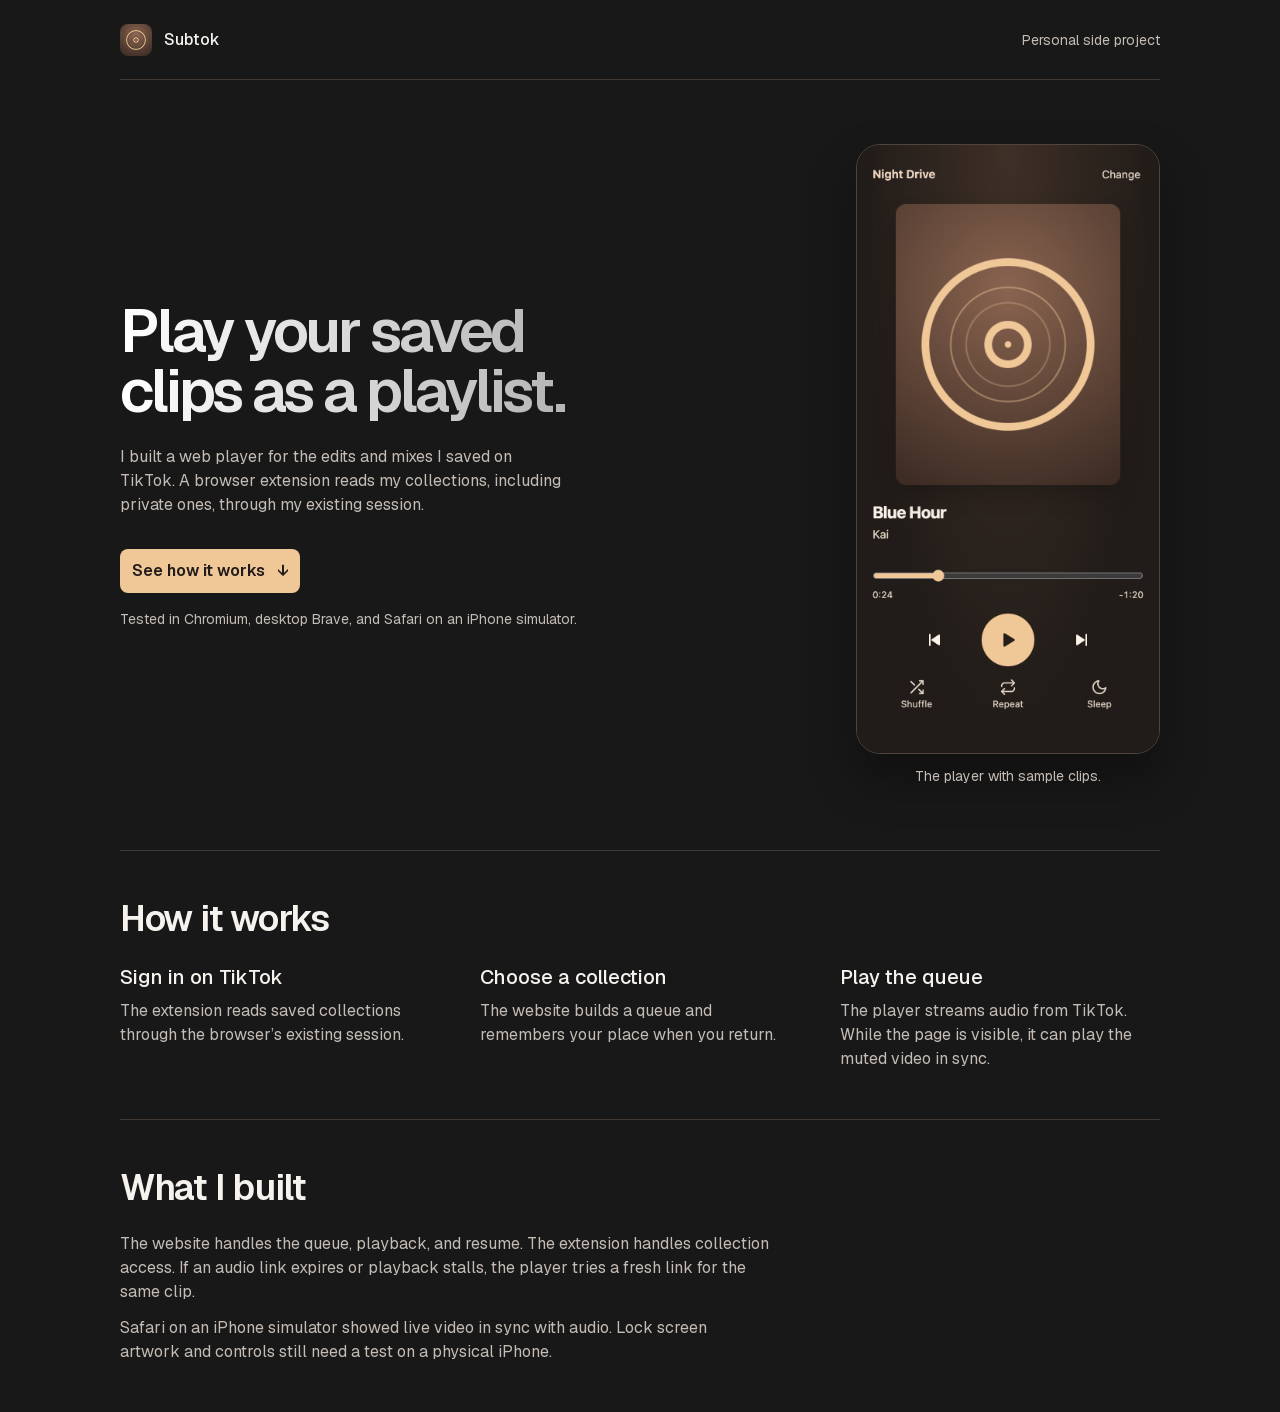
<file: docs/index.html>
<!doctype html>
<html lang="en">
<head>
  <meta charset="utf-8">
  <meta name="viewport" content="width=device-width, initial-scale=1">
  <meta name="color-scheme" content="dark">
  <meta name="theme-color" content="#181818">
  <meta name="description" content="Subtok is a side project that plays saved TikTok clips as a playlist using a website and a browser extension.">
  <meta property="og:type" content="website">
  <meta property="og:title" content="Subtok · Saved clips as a playlist">
  <meta property="og:description" content="Play saved TikTok clips as a playlist with Subtok. A browser extension reads your collections, including private ones.">
  <link rel="icon" href="./assets/cover.png">
  <link rel="stylesheet" href="./style.css">
  <title>Subtok · Saved clips as a playlist</title>
</head>
<body>
  <a class="skip-link button-md" href="#main">Skip to content</a>
  <header class="wrap masthead">
    <span class="wordmark title-3">
      <img src="./assets/cover.png" width="32" height="32" alt="">
      Subtok
    </span>
    <span class="project-type caption-2">Personal side project</span>
  </header>

  <main id="main" class="wrap">
    <section class="hero" aria-labelledby="hero-title">
      <div class="hero-copy">
        <h1 id="hero-title" class="heading-1">Play your saved clips as a playlist.</h1>
        <p class="body-3">I built a web player for the edits and mixes I saved on TikTok. A browser extension reads my collections, including private ones, through my existing session.</p>
        <a class="button button-md" href="#how-it-works">See how it works <span aria-hidden="true">↓</span></a>
        <p class="caption-2 proof">Tested in Chromium, desktop Brave, and Safari on an iPhone simulator.</p>
      </div>

      <figure class="preview">
        <img src="./assets/player.png" width="780" height="1570" alt="Subtok player showing cover art, a seek bar, and playback controls for the sample Night Drive collection." fetchpriority="high">
        <figcaption class="caption-2">The player with sample clips.</figcaption>
      </figure>
    </section>

    <section id="how-it-works" class="section" aria-labelledby="flow-title">
      <h2 id="flow-title" class="heading-3">How it works</h2>
      <ol class="steps">
        <li>
          <h3 class="title-1">Sign in on TikTok</h3>
          <p class="body-3">The extension reads saved collections through the browser’s existing session.</p>
        </li>
        <li>
          <h3 class="title-1">Choose a collection</h3>
          <p class="body-3">The website builds a queue and remembers your place when you return.</p>
        </li>
        <li>
          <h3 class="title-1">Play the queue</h3>
          <p class="body-3">The player streams audio from TikTok. While the page is visible, it can play the muted video in sync.</p>
        </li>
      </ol>
    </section>

    <section class="section build-note" aria-labelledby="build-title">
      <h2 id="build-title" class="heading-3">What I built</h2>
      <p class="body-3">The website handles the queue, playback, and resume. The extension handles collection access. If an audio link expires or playback stalls, the player tries a fresh link for the same clip.</p>
      <p class="body-3">Safari on an iPhone simulator showed live video in sync with audio. Lock screen artwork and controls still need a test on a physical iPhone.</p>
    </section>
  </main>
</body>
</html>
</file>
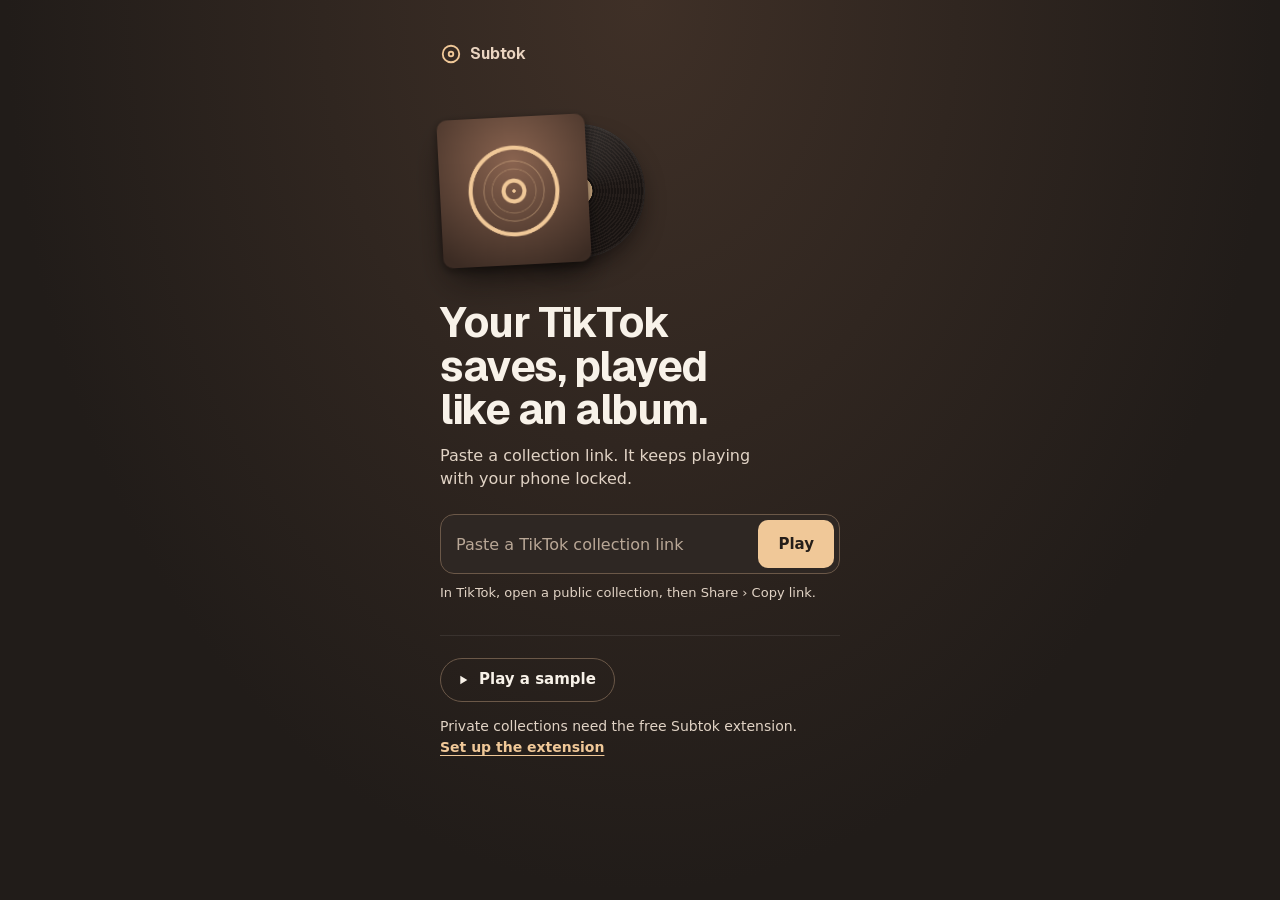
<file: web/index.html>
<!doctype html>
<html lang="en">
<head>
  <meta charset="utf-8">
  <meta name="viewport" content="width=device-width, initial-scale=1, viewport-fit=cover">
  <meta name="theme-color" content="#211c19">
  <meta name="apple-mobile-web-app-capable" content="yes">
  <meta name="apple-mobile-web-app-status-bar-style" content="black-translucent">
  <meta http-equiv="Content-Security-Policy" content="default-src 'none'; script-src 'self'; style-src 'self'; img-src 'self' https:; manifest-src 'self'; media-src 'self' https: blob:; connect-src 'self' https://*.tiktokcdn.com https://*.tiktokcdn-us.com; font-src 'self'; base-uri 'none'; form-action 'none'">
  <meta name="referrer" content="no-referrer">
  <link rel="icon" href="cover.png">
  <link rel="apple-touch-icon" href="cover.png">
  <link rel="manifest" href="manifest.webmanifest">
  <title>Subtok</title>
  <link rel="stylesheet" href="app.css">
  <script defer src="share-link.js"></script>
  <script defer src="app.js"></script>
</head>
<body>
  <main>
    <section id="welcome" class="page welcome" aria-labelledby="welcome-title" hidden>
      <p class="wordmark"><svg viewBox="0 0 24 24" aria-hidden="true"><circle cx="12" cy="12" r="9"/><circle cx="12" cy="12" r="2.5"/></svg>Subtok</p>
      <div class="record" aria-hidden="true">
        <div class="disc"></div>
        <img class="sleeve" src="cover.png" alt="" width="512" height="512">
      </div>
      <h1 id="welcome-title">Your TikTok saves, played like an album.</h1>
      <p class="lede">Paste a collection link. It keeps playing with your phone locked.</p>
      <form id="link-form" class="link-field" novalidate>
        <label for="collection-link" class="visually-hidden">Collection link</label>
        <input id="collection-link" type="url" inputmode="url" placeholder="Paste a TikTok collection link" autocomplete="off" autocapitalize="off" spellcheck="false" aria-describedby="link-hint link-error">
        <button type="submit" id="link-play" class="primary"><span class="label">Play</span></button>
      </form>
      <p id="link-hint" class="hint">In TikTok, open a public collection, then Share › Copy link.</p>
      <p id="link-error" class="error" role="alert" hidden></p>
      <div id="recent" hidden>
        <h2 id="recent-title">Recent collections</h2>
        <ul id="recent-list" aria-labelledby="recent-title"></ul>
      </div>
      <div class="more">
        <button type="button" id="play-sample" class="sample"><svg viewBox="0 0 24 24" aria-hidden="true"><path d="M8 5.5v13l10.5-6.5z"/></svg>Play a sample</button>
        <p id="private-note" class="private"></p>
      </div>
    </section>

    <section id="notice" class="page" aria-labelledby="notice-title" hidden>
      <h1 id="notice-title"></h1>
      <div class="body"></div>
      <div class="actions"></div>
    </section>

    <section id="picker" class="page" aria-labelledby="picker-title" hidden>
      <h1 id="picker-title">Choose a collection</h1>
      <p class="lede">Pick the collection you want to hear. You can change it later.</p>
      <div class="actions">
        <button type="button" id="picker-paste-link">Paste a collection link</button>
      </div>
      <ul id="collections"></ul>
    </section>

    <section id="player" aria-label="Music player" hidden>
      <header>
        <p class="collection"></p>
        <button type="button" id="share" class="text share" aria-label="Share this playlist" hidden><svg viewBox="0 0 24 24" aria-hidden="true"><path d="M12 15V4M8 8l4-4 4 4M5 13v6a1 1 0 0 0 1 1h12a1 1 0 0 0 1-1v-6"/></svg></button>
        <button type="button" id="change" class="text">Change</button>
      </header>
      <div class="art" aria-hidden="true">
        <svg viewBox="0 0 24 24"><circle cx="12" cy="12" r="9"/><circle cx="12" cy="12" r="2.5"/></svg>
        <img alt="" referrerpolicy="no-referrer" hidden>
        <video muted playsinline preload="auto" disablepictureinpicture disableremoteplayback tabindex="-1" hidden></video>
      </div>
      <div class="track">
        <h2 id="title"></h2>
        <p id="artist"></p>
      </div>
      <div class="progress">
        <input id="seek" type="range" min="0" max="0" step="0.1" value="0" aria-label="Seek" aria-valuetext="0:00">
        <div class="times"><span id="elapsed">0:00</span><span id="remaining">0:00</span></div>
      </div>
      <div class="controls">
        <button type="button" id="prev" aria-label="Previous"><svg viewBox="0 0 24 24" aria-hidden="true"><path d="M6 5v14M18 6 9 12l9 6z"/></svg></button>
        <button type="button" id="toggle" class="toggle" aria-label="Play"></button>
        <button type="button" id="next" aria-label="Next"><svg viewBox="0 0 24 24" aria-hidden="true"><path d="M18 5v14M6 6l9 6-9 6z"/></svg></button>
      </div>
      <div class="modes">
        <button type="button" id="shuffle" aria-label="Shuffle" aria-pressed="false"><svg viewBox="0 0 24 24" aria-hidden="true"><path d="M16 3h5v5M4 20 21 3M21 16v5h-5M15 15l6 6M4 4l5 5"/></svg><span class="state">Shuffle</span></button>
        <button type="button" id="repeat" aria-label="Repeat: off" aria-pressed="false"><svg viewBox="0 0 24 24" aria-hidden="true"><path d="m17 2 4 4-4 4M3 11v-1a4 4 0 0 1 4-4h14M7 22l-4-4 4-4M21 13v1a4 4 0 0 1-4 4H3"/><path class="one" d="m11 10 1.5-1V15" hidden/></svg><span class="state">Repeat</span></button>
        <button type="button" id="sleep" aria-label="Sleep timer: off" aria-pressed="false"><svg viewBox="0 0 24 24" aria-hidden="true"><path d="M21 12.8A9 9 0 1 1 11.2 3a7 7 0 0 0 9.8 9.8z"/></svg><span class="state">Sleep</span></button>
      </div>
      <p id="status" role="status"></p>
      <div id="connection" class="connection" role="status" hidden>
        <p id="connection-message"></p>
        <div id="connection-actions" class="connection-actions"></div>
      </div>
      <h3 id="queue-title">Queue</h3>
      <div class="folders">
        <div id="folder-chips" class="chips" role="group" aria-label="Folders"></div>
        <form id="folder-form" class="folder-form" hidden>
          <label for="folder-name" class="visually-hidden">Folder name</label>
          <input id="folder-name" type="text" maxlength="30" autocomplete="off" placeholder="Folder name, like Drive or Gym">
          <button type="submit" class="folder-save">Create</button>
          <button type="button" id="folder-cancel">Cancel</button>
        </form>
        <div id="folder-manage" class="folder-manage" hidden>
          <button type="button" id="folder-rename">Rename folder</button>
          <button type="button" id="folder-delete">Delete folder</button>
        </div>
      </div>
      <ol id="queue" aria-labelledby="queue-title"></ol>
      <details id="hidden" hidden>
        <summary id="hidden-summary"></summary>
        <ul id="hidden-list"></ul>
      </details>
      <div class="even">
        <button type="button" id="even" aria-pressed="false">Even volume: <span id="even-state">Off</span></button>
      </div>
    </section>
  </main>
  <audio id="audio" preload="auto"></audio>
</body>
</html>
</file>
<file: docs/style.css>
@font-face {
  font-family: Geist;
  src: url("./assets/geist.woff2") format("woff2");
  font-weight: 400 700;
  font-display: swap;
}

:root {
  color-scheme: dark;
  font-family: Geist, system-ui, sans-serif;
  background: #181818;
  color: #f6f2ee;
  --muted: #c4bcb5;
  --line: #413a35;
  --accent: #f0c898;
  --accent-hover: #ffdbaf;
  --ink: #211c19;
}

*, *::before, *::after { box-sizing: border-box; }
body, h1, h2, h3, p, figure, ol { margin: 0; }
h1, h2, h3 { text-wrap: balance; }
p { text-wrap: pretty; }
img { display: block; max-width: 100%; }

.heading-1 { font-size: 3.75rem; line-height: 1; font-weight: 600; letter-spacing: -.05em; }
.heading-3 { font-size: 2.25rem; line-height: 2.5rem; font-weight: 600; letter-spacing: -.035em; }
.title-1 { font-size: 1.25rem; line-height: 1.75rem; font-weight: 500; }
.title-3 { font-size: 1rem; line-height: 1.5rem; font-weight: 500; }
.body-3 { font-size: 1rem; line-height: 1.5rem; font-weight: 400; }
.caption-2 { font-size: .875rem; line-height: 1.25rem; font-weight: 400; }
.button-md { font-size: 1rem; line-height: 1.5rem; font-weight: 600; }

.wrap { width: min(100% - 48px, 1040px); margin-inline: auto; }
.masthead {
  min-height: 80px;
  display: flex;
  align-items: center;
  justify-content: space-between;
  gap: 16px;
  border-bottom: 1px solid var(--line);
}
.wordmark { display: flex; align-items: center; gap: 12px; }
.wordmark img { border-radius: 8px; }
.project-type, .proof, .preview figcaption, .section p { color: var(--muted); }

.hero {
  display: grid;
  grid-template-columns: minmax(0, 1fr) 304px;
  align-items: center;
  gap: 80px;
  padding-block: 64px;
}
.hero h1 {
  max-width: 600px;
  background: linear-gradient(to right, #fff, #9b9b9b);
  background-clip: text;
  color: transparent;
}
.hero-copy .body-3 { max-width: 448px; margin-top: 24px; color: var(--muted); }
.button {
  display: inline-flex;
  align-items: center;
  justify-content: center;
  gap: 12px;
  min-height: 44px;
  margin-top: 32px;
  padding: 8px 12px;
  border-radius: 8px;
  background: var(--accent);
  color: var(--ink);
  text-decoration: none;
}
.button:hover { background: var(--accent-hover); }
.button:active { transform: scale(.98); }
:focus-visible { outline: 2px solid var(--accent); outline-offset: 4px; }
.proof { margin-top: 16px; }

.preview { width: 100%; max-width: 304px; justify-self: center; }
.preview img {
  width: 100%;
  height: auto;
  border: 1px solid #51443a;
  border-radius: 24px;
  background: #1f1f1f;
  box-shadow: 0 24px 48px #0005;
}
.preview figcaption { margin-top: 12px; text-align: center; }

.section { border-top: 1px solid var(--line); padding-block: 48px; }
.steps { display: grid; grid-template-columns: repeat(3, minmax(0, 1fr)); gap: 40px; padding: 0; list-style: none; }
.steps, .build-note > p { margin-top: 24px; }
.steps p { margin-top: 8px; }
.build-note > p { max-width: 650px; }
.build-note > p + p { margin-top: 12px; }

.skip-link {
  position: absolute;
  top: 12px;
  left: 12px;
  z-index: 1;
  padding: 8px 12px;
  border-radius: 8px;
  background: var(--accent);
  color: var(--ink);
  transform: translateY(calc(-100% - 24px));
}
.skip-link:focus { transform: none; }

@media (max-width: 820px) {
  .hero { grid-template-columns: minmax(0, 1fr) 256px; gap: 32px; }
  .heading-1 { font-size: 3rem; }
}

@media (max-width: 620px) {
  .wrap { width: min(100% - 32px, 1040px); }
  .masthead { min-height: 64px; }
  .hero { grid-template-columns: minmax(0, 1fr); gap: 40px; padding-block: 40px; }
  .heading-1 { font-size: 2.25rem; line-height: 2.5rem; }
  .heading-3 { font-size: 1.875rem; line-height: 2.25rem; }
  .preview { max-width: 272px; }
  .section { padding-block: 32px; }
  .steps { grid-template-columns: minmax(0, 1fr); gap: 24px; }
}

@media (prefers-reduced-motion: reduce) {
  .button:active { transform: none; }
}

@media (forced-colors: active) {
  .hero h1 { background: none; color: CanvasText; }
  .button { border: 1px solid LinkText; }
}
</file>
<file: web/app.css>
@font-face {
  font-family: Geist;
  src: url("geist.woff2") format("woff2");
  font-weight: 400 700;
  font-display: swap;
}
:root {
  color-scheme: dark;
  --display: Geist, -apple-system, BlinkMacSystemFont, 'Segoe UI', system-ui, sans-serif;
  --line: #6b5848;
  --ease-out: cubic-bezier(.16, 1, .3, 1);
  --bg: #211c19;
  --bg-top: #3f3027;
  --surface: #2e2723;
  --text: #f8f2e9;
  --muted: #e1d3c5;
  --label: #ead4c0;
  --accent: #f0c898;
  --on-accent: #251e19;
  --art: #745443;
  --error: #ffb4a2;
}
* { box-sizing: border-box; }
html { background: var(--bg); }
body {
  margin: 0;
  min-height: 100dvh;
  color: var(--text);
  background: radial-gradient(ellipse at 50% 0%, var(--bg-top), var(--bg) 70%) fixed;
  font: 15px/1.45 -apple-system, BlinkMacSystemFont, 'Segoe UI', system-ui, sans-serif;
  -webkit-tap-highlight-color: transparent;
}
main {
  --pad-left: max(20px, env(safe-area-inset-left));
  --pad-right: max(20px, env(safe-area-inset-right));
  width: min(100%, 440px);
  margin: 0 auto;
  padding: max(16px, env(safe-area-inset-top)) var(--pad-right) max(24px, env(safe-area-inset-bottom)) var(--pad-left);
}
/* Safari's floating toolbar covers the last rows. It reports no bottom inset, so leave room for it. */
@media (pointer: coarse) { main { padding-bottom: calc(max(24px, env(safe-area-inset-bottom)) + 72px); } }
[hidden] { display: none !important; }
h1, h2, h3, p { margin: 0; }
button { font: inherit; color: inherit; cursor: pointer; }
:focus-visible { outline: 2px solid var(--accent); outline-offset: 3px; }
::selection { background: #f0c89859; color: var(--text); }
input { caret-color: var(--accent); }
::placeholder { color: #b9a796; opacity: 1; }
svg { width: 24px; height: 24px; fill: none; stroke: currentColor; stroke-width: 2; stroke-linecap: round; stroke-linejoin: round; }

/* Notice and picker pages */
.page { padding-top: clamp(24px, 10dvh, 100px); }
.page h1 { font-family: var(--display); font-size: 28px; line-height: 1.15; letter-spacing: -.02em; text-wrap: balance; }
.page .body, .lede { margin-top: 10px; color: var(--muted); }
.page .body p + p, .page .body p + ol, .page .body ol + p { margin-top: 12px; }
.page .body h2 { margin-top: 20px; color: var(--label); font-size: 15px; }
.page .body ol { margin: 6px 0 0; padding-left: 20px; }
.page .body li + li { margin-top: 4px; }
.page .body strong { color: var(--text); }
.page .error { color: var(--error); }
.page .link { display: inline; padding: 0; border: 0; background: none; color: var(--accent); font: inherit; font-weight: 650; text-decoration: underline; text-underline-offset: 3px; }
.page .link:hover { text-decoration-thickness: 2px; }

/* Welcome */
.welcome { padding-top: clamp(8px, 3dvh, 40px); }
.wordmark { display: flex; align-items: center; gap: 8px; color: var(--label); font: 650 16px/1 var(--display); letter-spacing: -.01em; }
.wordmark svg { width: 22px; height: 22px; color: var(--accent); }
/* A record half out of its sleeve. It slides out once, then turns slowly, like the player does while it plays. */
.record { position: relative; width: clamp(116px, 32vw, 148px); aspect-ratio: 1; margin: clamp(28px, 6dvh, 52px) 0 clamp(24px, 4dvh, 36px); }
.sleeve { position: relative; display: block; width: 100%; height: 100%; border-radius: 10px; transform: rotate(-3deg); box-shadow: 0 18px 32px -10px #0b0807d9, 0 3px 8px #0b080773; }
.disc {
  position: absolute;
  inset: 5%;
  border-radius: 50%;
  background:
    radial-gradient(circle, #f6dcb8 0 3%, var(--accent) 3.5% 15%, #15110f 15.5% 17%, transparent 17.5%),
    conic-gradient(from 20deg, #ffffff17, #ffffff00 18%, #ffffff00 42%, #ffffff12 55%, #ffffff00 72%, #ffffff17),
    repeating-radial-gradient(circle, #191412 0 1.6px, #251e1b 1.6px 3px);
  box-shadow: inset 0 0 0 1px #ffffff14, 0 12px 26px -8px #0b0807cc;
  translate: 48% 0;
  animation: disc-out 1.2s var(--ease-out) .1s both, disc-spin 8s linear 1.3s infinite;
}
@keyframes disc-out { from { translate: 6% 0; } }
@keyframes disc-spin { to { rotate: 1turn; } }
@media (prefers-reduced-motion: reduce) { .disc { animation: none; } }
.welcome h1 { max-width: 13ch; font-size: clamp(34px, 9.5vw, 42px); font-weight: 700; line-height: 1.04; letter-spacing: -.035em; }
.welcome .lede { margin-top: 12px; max-width: 34ch; font-size: 16px; }
.link-field {
  display: flex;
  gap: 6px;
  margin-top: 24px;
  padding: 5px;
  border: 1px solid var(--line);
  border-radius: 14px;
  background: var(--surface);
  transition: border-color .2s, box-shadow .2s;
}
.link-field:focus-within { border-color: var(--accent); box-shadow: 0 0 0 3px #f0c89829; }
.link-field input { flex: 1; min-width: 0; min-height: 48px; padding: 0 10px; border: 0; background: none; color: var(--text); font: inherit; font-size: 16px; text-overflow: ellipsis; outline: none; }
.link-field input[aria-invalid] { color: var(--error); }
.link-field button { display: inline-flex; align-items: center; gap: 8px; flex: none; width: auto; min-height: 48px; padding: 0 20px; border: 0; border-radius: 10px; background: var(--accent); color: var(--on-accent); font-weight: 700; transition: filter .15s; }
.link-field button:hover { filter: brightness(1.06); }
.link-field button:disabled { cursor: progress; }
.link-field button.busy::before { content: ''; width: 14px; height: 14px; border: 2px solid #251e1955; border-top-color: var(--on-accent); border-radius: 50%; animation: spin .8s linear infinite; }
.welcome .hint { margin-top: 10px; color: var(--muted); font-size: 13px; }
.welcome .error { margin-top: 8px; font-size: 14px; }
#recent { margin-top: 32px; }
#recent h2 { color: var(--label); font: 650 14px/1.2 var(--display); }
#recent-list { margin: 10px 0 0; padding: 0; list-style: none; display: grid; gap: 6px; }
#recent-list li { display: flex; align-items: center; gap: 4px; border-radius: 12px; background: #ffffff0a; }
#recent-list li:hover { background: #ffffff12; }
#recent-list li > button:first-child { display: grid; grid-template-columns: 48px minmax(0, 1fr); align-items: center; gap: 14px; flex: 1; min-width: 0; min-height: 60px; padding: 6px; border: 0; border-radius: 12px; background: none; text-align: left; }
#recent-list .thumb { width: 48px; height: 48px; }
#recent-list .name, #recent-list .by { display: block; overflow: hidden; text-overflow: ellipsis; white-space: nowrap; }
#recent-list .name { font-weight: 650; }
#recent-list .by { color: var(--muted); font-size: 13px; }
#recent-list .remove { display: grid; place-items: center; flex: none; width: 44px; height: 44px; margin-right: 6px; padding: 0; border: 0; border-radius: 10px; background: none; color: var(--muted); }
#recent-list .remove:hover { background: #ffffff14; color: var(--text); }
#recent-list .remove svg { width: 18px; height: 18px; }
.welcome .more { display: grid; justify-items: start; gap: 14px; margin-top: 32px; padding-top: 22px; border-top: 1px solid #ffffff14; }
.sample { display: inline-flex; align-items: center; gap: 8px; min-height: 44px; padding: 0 18px 0 14px; border: 1px solid var(--line); border-radius: 999px; background: none; font-weight: 650; transition: background-color .15s, border-color .15s; }
.sample:hover { border-color: var(--accent); background: #f0c89814; }
.sample svg { width: 16px; height: 16px; fill: currentColor; stroke: none; }
.welcome .private { color: var(--muted); font-size: 14px; }
.actions { display: grid; gap: 8px; margin-top: 24px; }
.actions button, .primary {
  width: 100%;
  min-height: 48px;
  border: 1px solid #6b5848;
  border-radius: 10px;
  background: none;
  font-weight: 650;
}
.actions .primary { border: 0; color: var(--on-accent); background: var(--accent); font-weight: 700; }
.actions button:disabled { opacity: .6; cursor: progress; }
#collections { margin: 20px 0 0; padding: 0; list-style: none; display: grid; gap: 6px; }
#collections button {
  display: grid;
  grid-template-columns: 52px minmax(0, 1fr);
  align-items: center;
  gap: 14px;
  width: 100%;
  min-height: 64px;
  padding: 6px;
  border: 0;
  border-radius: 12px;
  background: #ffffff0a;
  text-align: left;
}
#collections button:hover { background: #ffffff14; }
#collections .thumb { width: 52px; height: 52px; }
.spinner { width: 28px; height: 28px; margin-top: 24px; border: 3px solid #ffffff22; border-top-color: var(--accent); border-radius: 50%; animation: spin .9s linear infinite; }
@keyframes spin { to { transform: rotate(1turn); } }
@media (prefers-reduced-motion: reduce) { .spinner { animation-duration: 3s; } }

/* Player */
/* The header stays in view while the queue scrolls. Safari keeps sticky elements below the status bar, even though env() reports no top inset there. The side margins let its background reach the screen edges. */
#player header { position: sticky; top: env(safe-area-inset-top); z-index: 1; display: flex; align-items: center; justify-content: space-between; gap: 12px; min-height: 44px; margin: 0 calc(-1 * var(--pad-right)) clamp(8px, 2dvh, 24px) calc(-1 * var(--pad-left)); padding: 0 var(--pad-right) 0 var(--pad-left); background: var(--bg); }
/* At the top of the page the header would show as a dark box on the lighter gradient, so its fill fades in as the page starts to scroll. */
@keyframes header-fill { from { background-color: transparent; } to { background-color: var(--bg); } }
@supports (animation-timeline: scroll()) {
  #player header { background: none; animation: header-fill linear both; animation-timeline: scroll(root); animation-range: 0 16px; }
}
.collection { overflow: hidden; text-overflow: ellipsis; white-space: nowrap; font-weight: 650; color: var(--label); }
.text { min-height: 44px; padding: 0 4px; border: 0; background: none; color: var(--muted); font-size: 14px; }
.share { flex: none; min-width: 44px; margin-left: auto; padding: 0; }
.share + .text { flex: none; }
.share svg { width: 20px; height: 20px; }
.art {
  position: relative;
  display: grid;
  place-items: center;
  width: min(100%, 37dvh);
  aspect-ratio: 4 / 5;
  margin: 0 auto;
  overflow: hidden;
  border-radius: 14px;
  color: #efd4ae;
  background: var(--art);
  box-shadow: 0 14px 30px #100b0a55;
}
.art svg { width: 45%; height: 45%; stroke-width: 1.25; }
.art img, .art video { position: absolute; inset: 0; width: 100%; height: 100%; object-fit: cover; }
.art video { opacity: 0; transition: opacity .4s ease; }
.art video.ready { opacity: 1; }
@media (prefers-reduced-motion: reduce) { .art video { transition: none; } }
.track { margin-top: clamp(16px, 3dvh, 28px); min-height: 66px; }
#title {
  display: -webkit-box;
  -webkit-box-orient: vertical;
  -webkit-line-clamp: 2;
  overflow: hidden;
  overflow-wrap: anywhere;
  font-size: clamp(20px, 5.5vw, 24px);
  line-height: 1.2;
  font-weight: 720;
  letter-spacing: -.02em;
}
#artist { margin-top: 4px; overflow: hidden; text-overflow: ellipsis; white-space: nowrap; color: var(--muted); }
.progress { margin-top: 6px; }
#seek { display: block; width: 100%; height: 44px; margin: 0; accent-color: var(--accent); }
.times { display: flex; justify-content: space-between; margin-top: -6px; color: var(--muted); font-size: 12px; font-variant-numeric: tabular-nums; }
.controls { display: flex; align-items: center; justify-content: center; gap: clamp(20px, 9vw, 40px); margin-top: clamp(8px, 2dvh, 20px); }
.controls button { display: grid; place-items: center; width: 52px; height: 52px; padding: 0; border: 0; border-radius: 50%; background: none; }
.controls svg { fill: currentColor; }
.controls .toggle { width: 68px; height: 68px; color: var(--on-accent); background: var(--accent); }
.controls .toggle svg { width: 28px; height: 28px; }
.controls button:disabled { opacity: .4; cursor: default; }
.modes { display: flex; justify-content: center; gap: 4px; margin-top: 8px; }
.modes button { flex: 1 1 0; display: flex; flex-direction: column; align-items: center; justify-content: center; gap: 2px; min-width: 44px; max-width: 120px; min-height: 56px; padding: 6px 4px; border: 0; border-radius: 10px; background: none; color: var(--muted); }
.modes button[aria-pressed="true"] { color: var(--accent); background: #f0c8981f; }
.modes svg { width: 22px; height: 22px; }
.modes .state { max-width: 100%; overflow: hidden; text-overflow: ellipsis; white-space: nowrap; font-size: 12px; font-variant-numeric: tabular-nums; }
#status { min-height: 20px; margin-top: 12px; color: var(--muted); font-size: 13px; text-align: center; }
#status .share-url { overflow-wrap: anywhere; user-select: all; color: var(--text); }

/* Connection banner */
.connection { margin-top: 12px; padding: 12px 14px; border: 1px solid #6b5848; border-radius: 12px; background: var(--surface); font-size: 14px; }
.connection-actions { display: flex; flex-wrap: wrap; gap: 8px; margin-top: 8px; }
.connection-actions button { min-height: 44px; padding: 0 14px; border: 1px solid #6b5848; border-radius: 10px; background: none; font-weight: 650; }
.connection-actions .primary { width: auto; border: 0; color: var(--on-accent); background: var(--accent); font-weight: 700; }
.connection-actions button:disabled { opacity: .6; cursor: progress; }

/* Even volume */
.even { margin-top: 32px; padding-top: 16px; border-top: 1px solid #ffffff14; text-align: center; }
#even { min-height: 44px; padding: 0 16px; border: 1px solid #ffffff40; border-radius: 22px; background: none; font-size: 14px; }
#even[aria-pressed="true"] { border-color: var(--accent); color: var(--accent); }

/* Queue */
#queue-title { margin-top: 24px; font-size: 13px; font-weight: 650; letter-spacing: .04em; text-transform: uppercase; color: var(--muted); }
#queue { margin: 8px 0 0; padding: 0; list-style: none; }
#queue button {
  display: grid;
  grid-template-columns: 44px minmax(0, 1fr) auto;
  align-items: center;
  gap: 12px;
  width: 100%;
  min-height: 56px;
  padding: 6px 8px 6px 6px;
  border: 0;
  border-radius: 10px;
  background: none;
  text-align: left;
}
#queue button:hover { background: #ffffff0d; }
#queue button[aria-current="true"] { background: #f0c8981f; }
#queue button[aria-current="true"] .name { color: var(--accent); }
.thumb { position: relative; width: 44px; height: 44px; overflow: hidden; border-radius: 6px; background: var(--art); }
.thumb img { width: 100%; height: 100%; object-fit: cover; }
.name, .by { display: block; overflow: hidden; text-overflow: ellipsis; white-space: nowrap; }
.name { font-weight: 600; }
.by { color: var(--muted); font-size: 13px; }
.length { color: var(--muted); font-size: 12px; font-variant-numeric: tabular-nums; }

/* Hide and unhide */
#queue li, #hidden-list li { display: flex; align-items: center; }
#queue li > button:first-child { flex: 1; width: auto; min-width: 0; }
#queue .row-action, #hidden-list .row-action { display: block; flex: none; width: auto; min-width: 56px; min-height: 44px; padding: 0 10px; border: 0; border-radius: 10px; background: none; color: var(--muted); font-size: 13px; text-align: center; }
#queue .row-action:hover, #hidden-list .row-action:hover { background: #ffffff0d; color: var(--text); }
#status .undo { min-height: 44px; padding: 0 12px; border: 0; background: none; color: var(--accent); font-weight: 650; text-decoration: underline; }
#hidden { margin-top: 16px; }
#hidden summary { display: flex; align-items: center; min-height: 44px; color: var(--muted); font-size: 13px; font-weight: 650; letter-spacing: .04em; text-transform: uppercase; cursor: pointer; }
#hidden-list { margin: 0; padding: 0; list-style: none; }
#hidden-list li { gap: 12px; min-height: 56px; padding: 6px 0 6px 6px; }
#hidden-list .text { flex: 1; min-width: 0; }
#hidden-list .name { color: var(--muted); }

/* Folders */
.visually-hidden { position: absolute; width: 1px; height: 1px; overflow: hidden; clip-path: inset(50%); white-space: nowrap; }
.folders { margin-top: 8px; }
.chips { display: flex; gap: 8px; overflow-x: auto; padding: 2px 2px 6px; scrollbar-width: none; }
.chips::-webkit-scrollbar { display: none; }
.chip { flex: none; min-height: 44px; padding: 0 16px; border: 1px solid #ffffff2e; border-radius: 22px; background: none; color: var(--muted); font-size: 14px; white-space: nowrap; }
.chip[aria-pressed="true"] { border-color: var(--accent); background: #f0c8981f; color: var(--accent); font-weight: 650; }
.chip-add { border-style: dashed; }
.folder-form { display: flex; gap: 8px; margin-top: 8px; }
.folder-form input { flex: 1; min-width: 0; min-height: 44px; padding: 0 12px; border: 1px solid #6b5848; border-radius: 10px; background: var(--surface); color: var(--text); font: inherit; font-size: 16px; text-overflow: ellipsis; }
.folder-form button, .folder-manage button { flex: none; min-height: 44px; padding: 0 12px; border: 0; border-radius: 10px; background: none; color: var(--muted); font-size: 14px; }
.folder-form .folder-save { background: var(--accent); color: var(--on-accent); font-weight: 700; }
.folder-manage { display: flex; gap: 4px; margin-top: 2px; }
.folder-manage button:hover, .folder-form button:not(.folder-save):hover { color: var(--text); }
#queue li { flex-wrap: wrap; }
#queue .folder-action { display: grid; place-items: center; flex: none; width: 44px; min-height: 44px; padding: 0; border: 0; border-radius: 10px; background: none; color: var(--muted); }
#queue .folder-action:hover { background: #ffffff0d; color: var(--text); }
#queue .folder-action.filed { color: var(--accent); }
#queue .folder-action[aria-expanded="true"] { background: #ffffff14; color: var(--text); }
#queue .folder-action svg { width: 20px; height: 20px; }
#queue .folder-action.filed svg { fill: currentColor; fill-opacity: .25; }
.folder-pick { display: flex; flex-wrap: wrap; align-items: center; gap: 4px 8px; flex-basis: 100%; margin: 0 0 8px 62px; padding: 6px 10px; border-radius: 10px; background: #ffffff0a; }
.folder-pick label { display: flex; align-items: center; gap: 8px; min-height: 44px; padding-right: 8px; font-size: 14px; cursor: pointer; }
.folder-pick input { width: 20px; height: 20px; margin: 0; accent-color: var(--accent); }
#queue .folder-pick .folder-new { display: block; width: auto; min-height: 44px; padding: 0 8px; border-radius: 10px; color: var(--accent); font-size: 14px; }
@media (max-width: 360px) {
  .folder-pick { margin-left: 0; }
  /* Give the title more of the row. */
  #queue button { gap: 8px; }
  #queue .row-action, #hidden-list .row-action { min-width: 44px; padding: 0 4px; }
}
</file>
